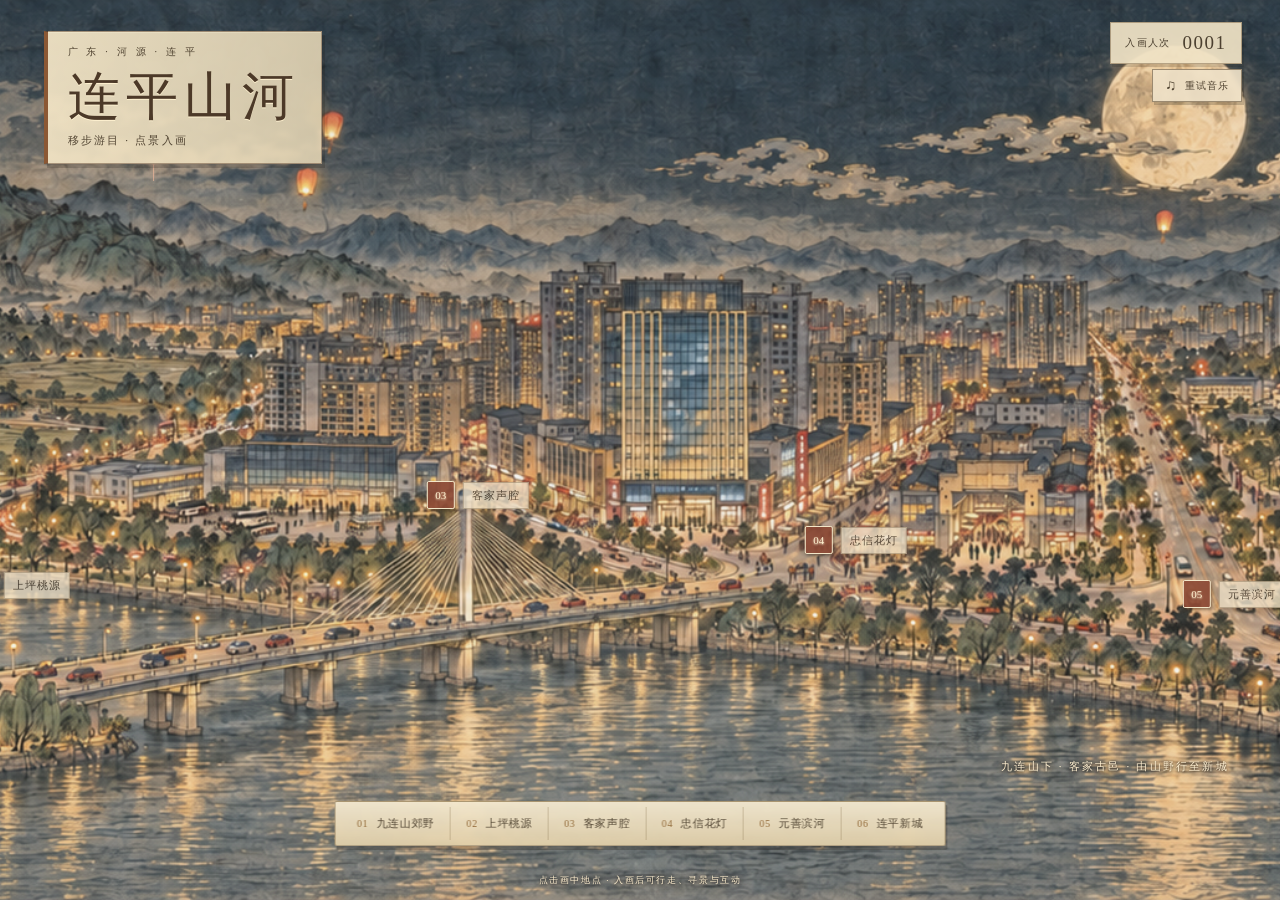
<file: index.html>
<!doctype html>
<html lang="zh-CN">
<head>
  <meta charset="utf-8">
  <meta name="viewport" content="width=device-width, initial-scale=1, viewport-fit=cover">
  <meta name="theme-color" content="#463b2d">
  <title>连平山河 · 移步游目</title>
  <link rel="stylesheet" href="style.css?v=qingming-scroll-20260930b">
  <script src="taoxiaoying.js?v=20260930a" defer></script>
  <script src="app.js?v=qingming-scroll-20260930b" defer></script>
</head>
<body>
<main class="site" id="site">
  <section class="atlas-view active" id="atlasView" aria-label="连平全景长卷">
    <div class="atlas-blur" aria-hidden="true"></div>
    <div class="atlas-stage" id="atlasStage">
      <div class="atlas-picture" id="atlasPicture">
        <img class="atlas-art" id="atlasArt" src="assets/lianping-panorama-qingming-v2.png" alt="连平长卷：九连山、元善滨河城区与连平新城的全景">
        <div class="atlas-mist" aria-hidden="true"></div>
        <div class="atlas-water" aria-hidden="true"></div>
        <div class="atlas-lanterns" aria-hidden="true">
          <i style="--x:14%;--y:12%;--delay:-.6s"></i><i style="--x:18%;--y:9%;--delay:-1.8s"></i>
          <i style="--x:38%;--y:12%;--delay:-2.4s"></i><i style="--x:38%;--y:20%;--delay:-.2s"></i>
          <i style="--x:68%;--y:18%;--delay:-1.2s"></i><i style="--x:90%;--y:15%;--delay:-2.8s"></i>
          <i style="--x:96%;--y:14%;--delay:-.9s"></i>
        </div>
        <nav class="atlas-pins" aria-label="全景中的地点">
          <button class="atlas-pin" data-open="mountain" style="--x:11%;--y:44%"><i>01</i><span>九连山郊野</span></button>
          <button class="atlas-pin" data-open="peach" style="--x:27%;--y:65%"><i>02</i><span>上坪桃源</span></button>
          <button class="atlas-pin" data-open="song" style="--x:44%;--y:55%"><i>03</i><span>客家声腔</span></button>
          <button class="atlas-pin" data-open="lantern" style="--x:58%;--y:60%"><i>04</i><span>忠信花灯</span></button>
          <button class="atlas-pin" data-open="market" style="--x:72%;--y:66%"><i>05</i><span>元善滨河</span></button>
          <button class="atlas-pin" data-open="newtown" style="--x:90%;--y:52%"><i>06</i><span>连平新城</span></button>
        </nav>
      </div>
      <canvas class="atlas-fireworks" id="atlasFireworks" aria-hidden="true"></canvas>
      <header class="atlas-heading">
        <p>广 东 · 河 源 · 连 平</p>
        <h1>连平山河</h1>
        <span>移步游目 · 点景入画</span>
      </header>
      <div class="visit-count"><span>入画人次</span><b id="visitCount">0001</b></div>
      <button class="atlas-music-toggle" id="homeMusicToggle" type="button" aria-label="关闭首页烟花音乐" title="关闭首页烟花音乐" aria-pressed="true"><span class="music-icon" aria-hidden="true">♫</span><span class="music-label">关闭音乐</span></button>
    </div>
    <p class="atlas-note">九连山下 · 客家古邑 · 由山野行至新城</p>
    <nav class="atlas-journey" aria-label="进入连平场景">
      <button data-open="mountain"><small>01</small>九连山郊野</button>
      <button data-open="peach"><small>02</small>上坪桃源</button>
      <button data-open="song"><small>03</small>客家声腔</button>
      <button data-open="lantern"><small>04</small>忠信花灯</button>
      <button data-open="market"><small>05</small>元善滨河</button>
      <button data-open="newtown"><small>06</small>连平新城</button>
    </nav>
    <div class="atlas-footer">点击画中地点 · 入画后可行走、寻景与互动</div>
  </section>

  <section class="scene-view" id="sceneView" aria-label="连平场景" hidden>
    <div class="scene-backdrop" id="sceneBackdrop" aria-hidden="true"></div>
    <div class="scene-viewport" id="sceneViewport" tabindex="0" aria-label="长卷场景，可左右拖动或用方向键游览">
      <div class="scene-world" id="sceneWorld">
        <img class="scene-art" id="sceneArt" alt="" draggable="false">
        <svg class="stream-flows" id="streamFlows" viewBox="0 0 1000 360" preserveAspectRatio="none" aria-hidden="true"></svg>
        <div class="world-points" id="worldPoints"></div>
        <div class="world-lights" id="worldLights" aria-hidden="true"></div>
        <div class="scene-people" id="scenePeople" role="group" aria-label="桃小鹰角色，可点击参与场景互动"></div>
      </div>
      <canvas class="weather-canvas" id="weatherCanvas" aria-hidden="true"></canvas>
      <div class="night-wash" aria-hidden="true"></div>
      <div class="fog-layer" aria-hidden="true"></div>
      <div class="water-shimmer" aria-hidden="true"></div>
    </div>
    <header class="scene-topline">
      <button class="back-atlas" id="backAtlas" type="button" aria-label="返回全景">↶ <span>全景</span></button>
      <button class="scene-music-toggle" id="sceneMusicToggle" type="button" aria-label="关闭场景背景音乐" title="关闭场景背景音乐" aria-pressed="true">♫</button>
      <div class="scene-counter"><span>入画人次</span><b id="sceneVisitCount">0001</b></div>
    </header>
    <div class="scene-title" aria-live="polite">
      <span id="sceneEyebrow">连平 · 九连山</span>
      <h2 id="sceneTitle">九连山郊野</h2>
    </div>
    <button class="story-toggle" id="storyToggle" type="button" aria-expanded="false" aria-controls="sceneStory" title="打开画中记">▤</button>
    <aside class="scene-story" id="sceneStory" hidden>
      <button class="story-close" id="storyClose" type="button" aria-label="关闭画中记">×</button>
      <p class="story-kicker" id="storyKicker"></p>
      <h3 id="storyTitle"></h3>
      <p id="storyCopy"></p>
      <div class="story-extra" id="storyExtra"></div>
      <a id="storySource" href="#" target="_blank" rel="noopener noreferrer" hidden>连平县政府资料 ↗</a>
    </aside>
    <p class="scene-hint" id="sceneHint" role="status" aria-live="polite">点击桃小鹰或画中地点互动 · 拖动画卷游览</p>
    <nav class="scene-stops" id="sceneStops" aria-label="场景中的游览位置"></nav>
    <nav class="scene-controls" aria-label="画卷控制">
      <div class="walk-group">
        <button id="walkLeft" type="button" title="向左行走" aria-label="向左行走">‹</button>
        <button id="autoWalk" type="button" title="自动游览" aria-label="自动游览" aria-pressed="false">▶</button>
        <button id="walkRight" type="button" title="向右行走" aria-label="向右行走">›</button>
      </div>
      <i class="control-divider" aria-hidden="true"></i>
      <div class="scene-actions" id="sceneActions"></div>
      <i class="control-divider" aria-hidden="true"></i>
      <button class="scene-tool" id="nightToggle" type="button" aria-pressed="false" title="切换夜景"><span>☾</span>夜景</button>
      <button class="scene-tool" id="rainToggle" type="button" aria-pressed="false" title="体验时雨"><span>☂</span>时雨</button>
    </nav>
    <nav class="corner-controls" aria-label="视图设置">
      <button id="zoomToggle" type="button" aria-label="放大细节" title="放大细节" aria-pressed="false">⌕</button>
      <button id="soundToggle" type="button" aria-label="开启流水声" title="开启流水声" aria-pressed="false">◖</button>
      <button id="motionToggle" type="button" aria-label="暂停动画" title="暂停动画" aria-pressed="false">Ⅱ</button>
      <button id="fullToggle" type="button" aria-label="全屏" title="全屏">⛶</button>
    </nav>
    <div class="toast" id="toast" role="status" aria-live="polite"></div>
  </section>
  <audio id="backgroundMusic" src="assets/audio/homepage-background.mp3" preload="none" loop aria-label="连平场景背景音乐"></audio>
  <audio id="fireworksMusic" src="assets/audio/homepage-fireworks.mp3" preload="none" loop aria-label="首页烟花音乐"></audio>
</main>
</body>
</html>
</file>
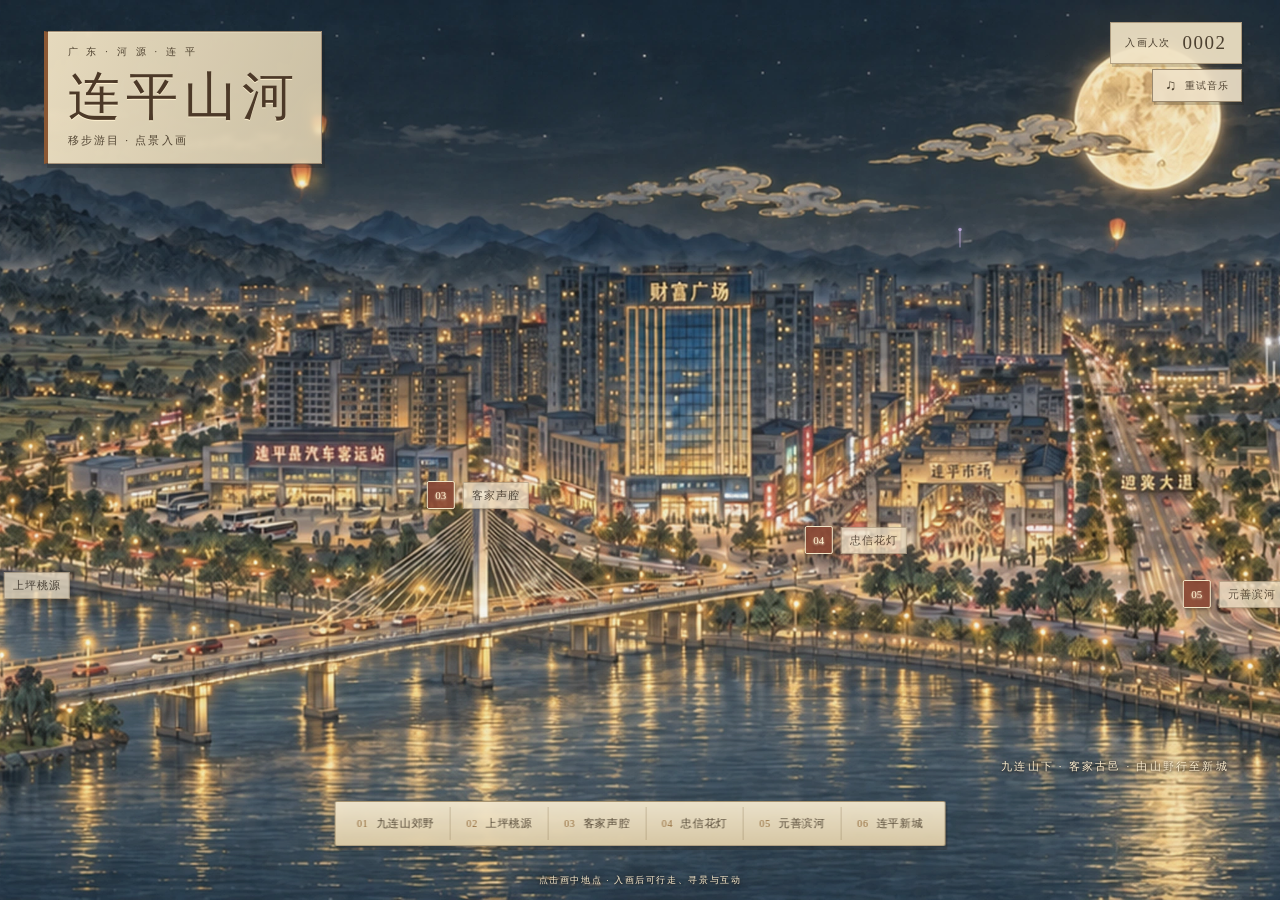
<file: index-next.html>
<!doctype html>
<html lang="zh-CN">
<head>
  <meta charset="utf-8">
  <meta name="viewport" content="width=device-width, initial-scale=1, viewport-fit=cover">
  <meta name="theme-color" content="#151e25">
  <title>连平山河 · 移步游目</title>
  <link rel="stylesheet" href="style.css?v=taoxiaoying-20260930a">
  <script src="taoxiaoying.js?v=20260930a" defer></script>
  <script src="app.js?v=taoxiaoying-20260930c" defer></script>
</head>
<body>
<main class="site" id="site">
  <section class="atlas-view active" id="atlasView" aria-label="连平全景长卷">
    <div class="atlas-blur" aria-hidden="true"></div>
    <div class="atlas-stage" id="atlasStage">
      <div class="atlas-picture" id="atlasPicture">
        <img class="atlas-art" id="atlasArt" src="assets/lianping-panorama-moonlit-uhd.webp" alt="连平长卷：九连山、元善滨河城区与连平新城的全景">
        <div class="atlas-mist" aria-hidden="true"></div>
        <div class="atlas-water" aria-hidden="true"></div>
        <div class="atlas-lanterns" aria-hidden="true">
          <i style="--x:14%;--y:12%;--delay:-.6s"></i><i style="--x:18%;--y:9%;--delay:-1.8s"></i>
          <i style="--x:38%;--y:12%;--delay:-2.4s"></i><i style="--x:38%;--y:20%;--delay:-.2s"></i>
          <i style="--x:68%;--y:18%;--delay:-1.2s"></i><i style="--x:90%;--y:15%;--delay:-2.8s"></i>
          <i style="--x:96%;--y:14%;--delay:-.9s"></i>
        </div>
        <nav class="atlas-pins" aria-label="全景中的地点">
          <button class="atlas-pin" data-open="mountain" style="--x:11%;--y:44%"><i>01</i><span>九连山郊野</span></button>
          <button class="atlas-pin" data-open="peach" style="--x:27%;--y:65%"><i>02</i><span>上坪桃源</span></button>
          <button class="atlas-pin" data-open="song" style="--x:44%;--y:55%"><i>03</i><span>客家声腔</span></button>
          <button class="atlas-pin" data-open="lantern" style="--x:58%;--y:60%"><i>04</i><span>忠信花灯</span></button>
          <button class="atlas-pin" data-open="market" style="--x:72%;--y:66%"><i>05</i><span>元善滨河</span></button>
          <button class="atlas-pin" data-open="newtown" style="--x:90%;--y:52%"><i>06</i><span>连平新城</span></button>
        </nav>
      </div>
      <canvas class="atlas-fireworks" id="atlasFireworks" aria-hidden="true"></canvas>
      <header class="atlas-heading">
        <p>广 东 · 河 源 · 连 平</p>
        <h1>连平山河</h1>
        <span>移步游目 · 点景入画</span>
      </header>
      <div class="visit-count"><span>入画人次</span><b id="visitCount">0001</b></div>
      <button class="atlas-music-toggle" id="homeMusicToggle" type="button" aria-label="关闭首页烟花音乐" title="关闭首页烟花音乐" aria-pressed="true"><span class="music-icon" aria-hidden="true">♫</span><span class="music-label">关闭音乐</span></button>
    </div>
    <p class="atlas-note">九连山下 · 客家古邑 · 由山野行至新城</p>
    <nav class="atlas-journey" aria-label="进入连平场景">
      <button data-open="mountain"><small>01</small>九连山郊野</button>
      <button data-open="peach"><small>02</small>上坪桃源</button>
      <button data-open="song"><small>03</small>客家声腔</button>
      <button data-open="lantern"><small>04</small>忠信花灯</button>
      <button data-open="market"><small>05</small>元善滨河</button>
      <button data-open="newtown"><small>06</small>连平新城</button>
    </nav>
    <div class="atlas-footer">点击画中地点 · 入画后可行走、寻景与互动</div>
  </section>

  <section class="scene-view" id="sceneView" aria-label="连平场景" hidden>
    <div class="scene-backdrop" id="sceneBackdrop" aria-hidden="true"></div>
    <div class="scene-viewport" id="sceneViewport" tabindex="0" aria-label="长卷场景，可左右拖动或用方向键游览">
      <div class="scene-world" id="sceneWorld">
        <img class="scene-art" id="sceneArt" alt="" draggable="false">
        <svg class="stream-flows" id="streamFlows" viewBox="0 0 1000 360" preserveAspectRatio="none" aria-hidden="true"></svg>
        <div class="world-points" id="worldPoints"></div>
        <div class="world-lights" id="worldLights" aria-hidden="true"></div>
        <div class="scene-people" id="scenePeople" role="group" aria-label="桃小鹰角色，可点击参与场景互动"></div>
      </div>
      <canvas class="weather-canvas" id="weatherCanvas" aria-hidden="true"></canvas>
      <div class="night-wash" aria-hidden="true"></div>
      <div class="fog-layer" aria-hidden="true"></div>
      <div class="water-shimmer" aria-hidden="true"></div>
    </div>
    <header class="scene-topline">
      <button class="back-atlas" id="backAtlas" type="button" aria-label="返回全景">↶ <span>全景</span></button>
      <button class="scene-music-toggle" id="sceneMusicToggle" type="button" aria-label="关闭场景背景音乐" title="关闭场景背景音乐" aria-pressed="true">♫</button>
      <div class="scene-counter"><span>入画人次</span><b id="sceneVisitCount">0001</b></div>
    </header>
    <div class="scene-title" aria-live="polite">
      <span id="sceneEyebrow">连平 · 九连山</span>
      <h2 id="sceneTitle">九连山郊野</h2>
    </div>
    <button class="story-toggle" id="storyToggle" type="button" aria-expanded="false" aria-controls="sceneStory" title="打开画中记">▤</button>
    <aside class="scene-story" id="sceneStory" hidden>
      <button class="story-close" id="storyClose" type="button" aria-label="关闭画中记">×</button>
      <p class="story-kicker" id="storyKicker"></p>
      <h3 id="storyTitle"></h3>
      <p id="storyCopy"></p>
      <div class="story-extra" id="storyExtra"></div>
      <a id="storySource" href="#" target="_blank" rel="noopener noreferrer" hidden>连平县政府资料 ↗</a>
    </aside>
    <p class="scene-hint" id="sceneHint" role="status" aria-live="polite">点击桃小鹰或画中地点互动 · 拖动画卷游览</p>
    <nav class="scene-stops" id="sceneStops" aria-label="场景中的游览位置"></nav>
    <nav class="scene-controls" aria-label="画卷控制">
      <div class="walk-group">
        <button id="walkLeft" type="button" title="向左行走" aria-label="向左行走">‹</button>
        <button id="autoWalk" type="button" title="自动游览" aria-label="自动游览" aria-pressed="false">▶</button>
        <button id="walkRight" type="button" title="向右行走" aria-label="向右行走">›</button>
      </div>
      <i class="control-divider" aria-hidden="true"></i>
      <div class="scene-actions" id="sceneActions"></div>
      <i class="control-divider" aria-hidden="true"></i>
      <button class="scene-tool" id="nightToggle" type="button" aria-pressed="false" title="切换夜景"><span>☾</span>夜景</button>
      <button class="scene-tool" id="rainToggle" type="button" aria-pressed="false" title="体验时雨"><span>☂</span>时雨</button>
    </nav>
    <nav class="corner-controls" aria-label="视图设置">
      <button id="zoomToggle" type="button" aria-label="放大细节" title="放大细节" aria-pressed="false">⌕</button>
      <button id="soundToggle" type="button" aria-label="开启流水声" title="开启流水声" aria-pressed="false">◖</button>
      <button id="motionToggle" type="button" aria-label="暂停动画" title="暂停动画" aria-pressed="false">Ⅱ</button>
      <button id="fullToggle" type="button" aria-label="全屏" title="全屏">⛶</button>
    </nav>
    <div class="toast" id="toast" role="status" aria-live="polite"></div>
  </section>
  <audio id="backgroundMusic" src="assets/audio/homepage-background.mp3" preload="none" loop aria-label="连平场景背景音乐"></audio>
  <audio id="fireworksMusic" src="assets/audio/homepage-fireworks.mp3" preload="none" loop aria-label="首页烟花音乐"></audio>
</main>
</body>
</html>
</file>
<file: style.css>
:root{--paper:#eee0bf;--paper2:#dfcba2;--ink:#3e382e;--gold:#e5ca91;--gold-bright:#f5dfab;--panel:rgba(28,34,32,.68);--line:rgba(235,216,174,.58)}
*{box-sizing:border-box}
html,body{width:100%;height:100%;margin:0}
body{overflow:hidden;background:#171d20;color:var(--paper);font-family:"Noto Serif SC","Songti SC",serif}
button{font:inherit;color:inherit}
button:focus-visible,a:focus-visible{outline:2px solid #f5d893;outline-offset:3px}
.site{position:relative;width:100%;height:100%;min-height:520px;overflow:hidden;background:#161e22;isolation:isolate}
.atlas-view,.scene-view{position:absolute;inset:0;overflow:hidden}
.atlas-view[hidden],.scene-view[hidden]{display:none}
.atlas-blur,.scene-backdrop{position:absolute;inset:-4%;z-index:0;background-position:center;background-size:cover;filter:blur(24px) brightness(.52) saturate(.8);transform:scale(1.05)}
.atlas-blur{background-image:url("assets/lianping-panorama-qingming-v2.png")}
.atlas-view:before,.scene-view:before{position:absolute;z-index:1;inset:0;pointer-events:none;content:"";background:linear-gradient(180deg,rgba(9,16,22,.56),transparent 25%,transparent 70%,rgba(11,17,17,.45)),linear-gradient(90deg,rgba(8,15,17,.16),transparent 30%,transparent 75%,rgba(8,15,17,.14))}
.atlas-stage{position:absolute;z-index:2;inset:0;overflow:hidden}
.atlas-picture{position:absolute;display:block;z-index:2;overflow:visible}
.atlas-art{position:absolute;left:0;top:0;display:block;max-width:none;user-select:none;pointer-events:none;object-fit:fill;filter:saturate(.91) brightness(.92)}
.atlas-fireworks{position:absolute;z-index:3;inset:0;width:100%;height:100%;pointer-events:none;clip-path:inset(0 0 53% 0)}
.atlas-heading{position:absolute;z-index:5;left:clamp(20px,3.4vw,64px);top:clamp(18px,3.4vh,40px);text-shadow:0 2px 18px #070d11cc}
.atlas-heading p{margin:0 0 10px;font-size:10px;letter-spacing:.32em;color:#eddaa9}
.atlas-heading h1{margin:0;font-family:"Ma Shan Zheng","STKaiti","KaiTi",serif;font-size:clamp(30px,4.1vw,62px);font-weight:400;line-height:1.04;letter-spacing:.12em;color:#f2d49a;text-shadow:0 2px 1px #402b1e,0 0 22px #d9994b75}
.atlas-heading span{display:block;margin-top:10px;font-size:11px;letter-spacing:.2em;color:#f1dfbf}
.visit-count,.scene-counter{position:absolute;z-index:6;top:22px;right:clamp(18px,3vw,56px);display:flex;align-items:center;gap:12px;padding:9px 14px;background:rgba(233,218,187,.82);border:1px solid #c9b99088;color:#65583e;font-size:10px;letter-spacing:.13em;box-shadow:0 3px 15px #080d1040}
.visit-count b,.scene-counter b{font:19px Georgia,serif;letter-spacing:.08em}
.atlas-music-toggle{position:absolute;z-index:7;top:69px;right:clamp(18px,3vw,56px);display:flex;align-items:center;gap:8px;padding:8px 12px;border:1px solid #eddbb377;border-radius:22px;background:#172127b8;color:#f3e2bf;font-size:10px;letter-spacing:.08em;text-shadow:0 1px 6px #0c1114;box-shadow:0 4px 16px #080d1040;backdrop-filter:blur(8px);cursor:pointer;transition:background .2s,color .2s}
.atlas-music-toggle:hover,.atlas-music-toggle[aria-pressed="true"]{background:#e8d8b8e8;color:#574832;text-shadow:none}
.music-icon{font-size:15px;line-height:1}
.atlas-pins{position:absolute;inset:0;pointer-events:none}
.atlas-pin{position:absolute;left:var(--x);top:var(--y);display:flex;align-items:center;gap:8px;transform:translate(-50%,-50%);padding:0;border:0;background:none;pointer-events:auto;cursor:pointer;text-shadow:0 2px 10px #101719}
.atlas-pin i{position:relative;display:grid;place-items:center;width:30px;height:30px;border:1px solid #f1d6a5;border-radius:50%;background:#242b29a6;color:#f8e2b5;font:11px Georgia,serif;box-shadow:0 0 0 4px #d5b77d22;transition:transform .24s,background .24s}
.atlas-pin i:after{position:absolute;inset:-5px;border:1px solid #f6e3b055;border-radius:50%;content:"";animation:pinPulse 2.7s ease-out infinite}
.atlas-pin span{padding:5px 8px;border-bottom:1px solid #f4ddb17a;background:linear-gradient(90deg,#1b2726a8,transparent);color:#fff1d2;font-size:11px;letter-spacing:.1em;white-space:nowrap;opacity:.84;transition:opacity .2s,transform .2s}
.atlas-pin:hover i,.atlas-pin:focus-visible i{transform:scale(1.13);background:#905530e8}
.atlas-pin:hover span,.atlas-pin:focus-visible span{opacity:1;transform:translateY(-2px)}
@keyframes pinPulse{0%{transform:scale(.75);opacity:.65}85%,100%{transform:scale(1.5);opacity:0}}
.atlas-note{position:absolute;z-index:5;right:clamp(18px,4vw,72px);bottom:clamp(92px,14vh,148px);margin:0;color:#f1dfbd;font-size:11px;letter-spacing:.2em;text-shadow:0 2px 12px #070b0d}
.atlas-journey{position:absolute;z-index:6;left:50%;bottom:clamp(38px,6vh,64px);display:flex;justify-content:flex-start;gap:5px;max-width:calc(100vw - 28px);overflow-x:auto;scrollbar-width:none;overscroll-behavior-inline:contain;padding:5px 6px;transform:translateX(-50%);border:1px solid #f1d9a566;border-radius:2px;background:linear-gradient(180deg,#f2e5c3dd,#d8c49be6);box-shadow:0 8px 28px #090f1255}
.atlas-journey::-webkit-scrollbar{display:none}
.atlas-journey button{display:flex;flex:0 0 auto;align-items:center;gap:8px;padding:9px clamp(8px,1.2vw,18px);border:0;border-right:1px solid #9e896355;background:transparent;color:#574732;font-size:11px;letter-spacing:.06em;white-space:nowrap;cursor:pointer;transition:background .2s,color .2s}
.atlas-journey button:last-child{border-right:0}
.atlas-journey button:hover,.atlas-journey button:focus-visible{background:#6f5035;color:#fff1d4}
.atlas-journey small{font:10px Georgia,serif;color:#a48b61}
.atlas-footer{position:absolute;z-index:5;bottom:13px;left:50%;transform:translateX(-50%);font-size:9px;letter-spacing:.18em;color:#f4e2be;text-shadow:0 2px 12px #080d10}

/* The opened location is its own full-screen scroll scene, not a modal card. */
.scene-view{background:#d2c19e}
.scene-viewport{position:absolute;z-index:2;inset:0;overflow:hidden;touch-action:pan-y;cursor:grab;outline:none}
.scene-viewport.dragging{cursor:grabbing}
.scene-world{position:absolute;left:0;top:0;height:100%;will-change:transform;transition:transform .8s cubic-bezier(.2,.68,.22,1)}
.scene-world.moving{transition:none}
.scene-art{position:absolute;left:0;top:0;display:block;max-width:none;user-select:none;pointer-events:none;filter:saturate(.91) sepia(.04)}
.world-points{position:absolute;z-index:4;inset:0;pointer-events:none}
.scene-hotspot{position:absolute;left:var(--x);top:var(--y);display:grid;place-items:center;width:42px;height:42px;padding:0;transform:translate(-50%,-50%);border:1px solid #f2dfb58a;border-radius:50%;background:rgba(31,37,34,.25);color:#fff1ce;box-shadow:0 0 0 5px #dfc79424;cursor:pointer;pointer-events:auto;transition:transform .2s,background .2s,box-shadow .2s}
.scene-hotspot:before{content:"";width:8px;height:8px;border-radius:50%;background:#f8d891;box-shadow:0 0 13px 4px #ffd889aa}
.scene-hotspot:after{position:absolute;left:50%;top:calc(100% + 5px);transform:translateX(-50%);padding:5px 9px;border:1px solid #e7d4ad88;background:#28302dc4;color:#fff0cf;content:attr(aria-label);font-size:10px;letter-spacing:.08em;white-space:nowrap;opacity:.87;transition:opacity .2s}
.scene-hotspot:hover,.scene-hotspot:focus-visible{transform:translate(-50%,-50%) scale(1.1);background:#835537b8;box-shadow:0 0 0 7px #f4d28b36;outline:none}
.scene-hotspot:hover:after,.scene-hotspot:focus-visible:after{opacity:1}
.scene-topline{position:absolute;z-index:8;inset:0 0 auto;height:75px;pointer-events:none}
.back-atlas{position:absolute;left:24px;top:22px;display:flex;align-items:center;gap:7px;padding:8px 14px;border:1px solid #aa987488;border-radius:20px;background:#eee2c899;color:#65593f;font-size:11px;letter-spacing:.06em;cursor:pointer;pointer-events:auto;backdrop-filter:blur(8px)}
.back-atlas:hover{background:#f5e8ca}
.scene-music-toggle{position:absolute;left:112px;top:22px;display:grid;place-items:center;width:36px;height:36px;border:1px solid #d9c69a88;border-radius:50%;background:#eee2c899;color:#65593f;font-size:17px;cursor:pointer;pointer-events:auto;backdrop-filter:blur(8px);transition:background .2s,color .2s}
.scene-music-toggle:hover,.scene-music-toggle[aria-pressed="true"]{background:#f4e7c8;color:#805b31}
.scene-title{position:absolute;z-index:6;right:clamp(24px,5vw,88px);top:clamp(84px,13vh,140px);max-width:min(390px,38vw);text-align:right;text-shadow:0 2px 17px #101315a6;pointer-events:none}
.scene-title span{font-size:10px;letter-spacing:.25em;color:#f1d8a5}
.scene-title h2{margin:9px 0 0;font-family:"Ma Shan Zheng","STKaiti","KaiTi",serif;font-size:clamp(27px,3.5vw,51px);font-weight:400;letter-spacing:.1em;color:#fff0cb}
.scene-counter{pointer-events:none}
.night-wash{position:absolute;z-index:3;inset:0;background:linear-gradient(180deg,#101c43aa,#1d2b3f66 52%,#0e233c88);opacity:0;pointer-events:none;transition:opacity 1.4s;mix-blend-mode:multiply}
.scene-view.night .night-wash{opacity:.52}
.scene-view.night .scene-art{filter:saturate(.76) brightness(.7) sepia(.12)}
.fog-layer{position:absolute;z-index:4;inset:-8%;opacity:0;pointer-events:none;background:radial-gradient(ellipse at 15% 61%,#e0e5d593,transparent 23%),radial-gradient(ellipse at 69% 72%,#dbe1d188,transparent 26%);filter:blur(28px);transition:opacity 1.2s;animation:fogMove 30s ease-in-out infinite alternate}
.scene-view.mist-on .fog-layer{opacity:.56}
@keyframes fogMove{to{transform:translate3d(6%,-2%,0) scale(1.06)}}
.water-shimmer{position:absolute;z-index:4;left:0;right:0;bottom:0;height:25%;pointer-events:none;opacity:0;background:repeating-linear-gradient(178deg,transparent 0 13px,#fff1d21a 14px,#4d584f19 17px,transparent 19px 28px);background-size:100% 86px;animation:waterDrift 9s linear infinite}
.scene-view.water-live .water-shimmer{opacity:.63}
@keyframes waterDrift{to{background-position:110px 86px}}
.weather-canvas{position:absolute;z-index:5;inset:0;width:100%;height:100%;pointer-events:none;opacity:0;transition:opacity .5s}
.scene-view.raining .weather-canvas{opacity:.8}
.scene-view.paused *{animation-play-state:paused!important}
.scene-kiosk{position:absolute;z-index:6;pointer-events:none}
.story-toggle{position:absolute;z-index:9;left:24px;bottom:28px;width:42px;height:42px;border:1px solid #f2dfb58c;background:#e8d9bba8;color:#564c39;font-size:18px;cursor:pointer;backdrop-filter:blur(6px)}
.story-toggle:hover,.story-toggle[aria-expanded="true"]{background:#fbefcf}
.scene-story{position:absolute;z-index:10;left:24px;bottom:82px;width:min(350px,calc(100vw - 48px));max-height:min(78vh,600px);overflow-y:auto;padding:20px 24px;background:linear-gradient(145deg,#f1e5cbeF,#dac8a7ee);border:1px solid #98825c;box-shadow:0 14px 50px #10151855;color:#504536;animation:reveal .22s ease-out}
.scene-story[hidden]{display:none}
.scene-story:before{position:absolute;inset:6px;border:1px solid #99845b55;content:"";pointer-events:none}
.scene-story .story-close{position:absolute;right:12px;top:7px;border:0;background:none;color:#63533b;font-size:22px;cursor:pointer}
.story-kicker{margin:0;font-size:9px;letter-spacing:.22em;color:#94774b}
.scene-story h3{margin:8px 28px 8px 0;font-size:20px;font-weight:500;letter-spacing:.1em;color:#693f27}
.scene-story p:not(.story-kicker){margin:0;font-size:12px;line-height:1.8}
.scene-story a{display:inline-block;margin-top:11px;color:#7c4d29;font-size:10px;text-decoration:none;border-bottom:1px solid #7c4d29}
.story-extra{display:flex;align-items:center;gap:12px;margin-top:10px}
.recording-card{width:100%;min-width:0;padding:10px;border:1px solid #9d815244;background:#f5ead2a6;box-sizing:border-box}
.recording-card strong{display:block;color:#68492d;font-size:11px;line-height:1.6}
.recording-card p{margin:5px 0 8px!important;color:#74634a;font-size:10px!important;line-height:1.6!important}
.recording-card audio{display:block;width:100%;height:40px;margin-top:8px}
.culture-source-links{display:grid;gap:4px;margin-top:6px}
.culture-source-links a{margin-top:4px!important;font-size:9px!important}
.mini-board{display:grid;grid-template-columns:repeat(5,27px);grid-template-rows:repeat(5,27px);padding:5px;border:1px solid #8a7148;background-color:#d7bd83;background-image:linear-gradient(#8b754f8a 1px,transparent 1px),linear-gradient(90deg,#8b754f8a 1px,transparent 1px);background-size:27px 27px;background-position:18px 18px;box-shadow:inset 0 0 12px #8c693b44}
.mini-board button{position:relative;border:0;background:none;cursor:pointer}
.mini-board button:after{position:absolute;left:50%;top:50%;width:16px;height:16px;transform:translate(-50%,-50%);border-radius:50%;content:""}
.mini-board button[data-stone="black"]:after{background:#25241f;box-shadow:0 1px 2px #1118}
.mini-board button[data-stone="white"]:after{background:#f5edda;border:1px solid #78715e;box-shadow:0 1px 2px #1115}
.board-status{font-size:10px;line-height:1.7;color:#765c3a}
@keyframes reveal{from{opacity:0;transform:translateY(8px)}to{opacity:1;transform:none}}
.scene-hint{position:absolute;z-index:8;top:clamp(82px,14vh,140px);left:50%;max-width:78vw;margin:0;padding:8px 13px;transform:translateX(-50%);border:1px solid #e4d0a082;background:#20282591;color:#faebcb;font-size:11px;letter-spacing:.08em;text-align:center;text-shadow:0 1px 4px #25251d;backdrop-filter:blur(5px);opacity:0;pointer-events:none;transition:opacity .3s}
.scene-hint.show{opacity:1}
.scene-stops{position:absolute;z-index:8;left:50%;bottom:94px;display:flex;gap:0;max-width:calc(100vw - 32px);padding:5px 10px;transform:translateX(-50%);border:1px solid #d9c8a070;border-radius:22px;background:#eee0c2a3;box-shadow:0 4px 16px #17181525;backdrop-filter:blur(8px)}
.scene-stops button{position:relative;min-width:76px;padding:7px 13px;border:0;border-right:1px solid #89795947;background:none;color:#655b47;font-size:10px;letter-spacing:.05em;white-space:nowrap;cursor:pointer}
.scene-stops button:last-child{border:0}
.scene-stops button:before{content:"";position:absolute;left:50%;top:-4px;width:4px;height:4px;border-radius:50%;background:#9c8356;transform:translateX(-50%)}
.scene-stops button[aria-current="true"]{color:#884d2e;font-weight:600}
.scene-controls{position:absolute;z-index:9;left:50%;bottom:24px;display:flex;align-items:center;gap:3px;max-width:calc(100vw - 360px);min-height:49px;padding:5px 10px;transform:translateX(-50%);border:1px solid #cfbc9885;border-radius:28px;background:linear-gradient(180deg,#f3e7c7dd,#dfceaaec);color:#554c3b;box-shadow:0 8px 28px #161a1952;backdrop-filter:blur(10px);overflow-x:auto;scrollbar-width:none}
.scene-controls::-webkit-scrollbar{display:none}.scene-controls>*{flex-shrink:0}
.walk-group,.scene-actions{display:flex;align-items:center;gap:2px}
.scene-actions{order:-2;min-width:max-content}.scene-actions .action-control:first-child,.scene-actions .primary-action{min-width:80px;border:1px solid #aa8c5f99;border-radius:18px;background:#f2dfb7a8;color:#654728;font-weight:600}
.walk-group button,.scene-tool,.action-control{display:flex;align-items:center;justify-content:center;gap:6px;min-width:39px;height:36px;padding:0 10px;border:0;border-right:1px solid #99866636;background:transparent;color:#625945;font-size:11px;cursor:pointer;white-space:nowrap;transition:background .2s,color .2s}
.walk-group button{font-size:23px;line-height:1}
.walk-group button:hover,.walk-group button[aria-pressed="true"],.scene-tool:hover,.scene-tool[aria-pressed="true"],.action-control:hover{background:#97744a;color:#fff0d1;border-radius:19px}
.scene-tool span{font-size:15px}
.action-control{border-radius:19px;color:#824e2c}
.control-divider{height:28px;margin:0 4px;border-left:1px solid #8f7b5b66}
.corner-controls{position:absolute;z-index:9;right:24px;bottom:28px;display:flex;gap:5px}
.corner-controls button{display:grid;place-items:center;width:38px;height:38px;border:1px solid #e5d3ad7d;background:#e8d9b99c;color:#5f553f;font-family:Arial,sans-serif;font-size:18px;cursor:pointer;backdrop-filter:blur(6px)}
.corner-controls button:hover,.corner-controls button[aria-pressed="true"]{background:#f4e7c8}
.toast{position:absolute;z-index:12;left:50%;top:21%;max-width:min(480px,84vw);padding:10px 16px;transform:translate(-50%,-7px);border:1px solid #e7d2a5;background:#f1e4c9ed;color:#564632;font-size:12px;letter-spacing:.06em;text-align:center;box-shadow:0 7px 22px #0d131340;opacity:0;pointer-events:none;transition:opacity .2s,transform .2s}
.toast.show{opacity:1;transform:translate(-50%,0)}
.scene-view.basketball .ball-flight{position:absolute;z-index:7;left:74%;top:68%;width:22px;height:22px;border:2px solid #8d4b27;border-radius:50%;background:radial-gradient(circle at 35% 30%,#f1bd70,#b8582b);animation:shotArc 1.1s cubic-bezier(.25,.65,.3,1) forwards}
@keyframes shotArc{0%{transform:translate(0,0) scale(1)}70%{transform:translate(50px,-170px) scale(.72)}100%{transform:translate(70px,-140px) scale(.68);opacity:.15}}
.scene-view.song-answer .world-points:after{position:absolute;left:49%;top:35%;padding:8px 13px;border:1px solid #f5e3b955;border-radius:18px;background:#493d2cb8;color:#fff3d7;content:"山这边起歌 · 茶亭那边应和";font:11px/1.5 "Songti SC",serif;letter-spacing:.08em;text-shadow:0 0 9px #fff1bb;animation:songWave 2.4s ease-in-out infinite alternate}
@keyframes songWave{to{transform:translateX(24px);opacity:.55}}
.harvest-basket{position:absolute;z-index:6;display:grid;grid-template-columns:auto 1fr;align-items:center;gap:3px 8px;min-width:112px;padding:7px 10px;border:1px solid #efdcba99;border-radius:3px;background:#55402edb;color:#fff0ce;font-size:10px;letter-spacing:.08em;box-shadow:0 5px 14px #18130b66;animation:basketAppear .35s ease-out both;pointer-events:none}
.basket-title{font-size:10px}.basket-fruits{display:flex;align-items:center;gap:3px;min-height:24px}.basket-fruit{display:grid;place-items:center;width:21px;height:21px;border:1px dashed #e8cc9b88;border-radius:50%;color:#e8cc9b;font-size:15px}.basket-fruit.filled{border:0}.basket-fruit svg{display:block;width:20px;height:20px}.harvest-basket small{grid-column:1/-1;color:#edd5ae;font-size:9px}.peach-flight{position:absolute;z-index:7;width:32px;height:34px;transform-origin:center;filter:drop-shadow(0 2px 2px #24150d80);animation:peachToBasket 1.15s cubic-bezier(.2,.7,.3,1) forwards;pointer-events:none}.peach-flight svg{width:100%;height:100%;overflow:visible}.peach-flight:after{content:"";position:absolute;inset:0;background:#fff1b8;opacity:0;animation:peachSpark .34s ease-out .76s both}@keyframes peachToBasket{0%{transform:translate(0,0) scale(.72) rotate(-12deg);opacity:0}18%{opacity:1;transform:translate(0,-8px) scale(1.05) rotate(5deg)}72%{opacity:1}100%{left:24%;top:60%;transform:translate(0,0) scale(.68) rotate(18deg);opacity:.75}}@keyframes peachSpark{to{opacity:.38;transform:scale(1.2)}}@keyframes basketAppear{from{opacity:0;transform:translateY(7px)}to{opacity:1;transform:translateY(0)}}
.lantern-workflow{position:absolute;z-index:6;left:26%;top:61%;width:60px;height:86px;transform:translate(-50%,-100%);filter:drop-shadow(0 5px 4px #1b100a99);transform-origin:center bottom}.lantern-workflow:before{position:absolute;inset:5px 6px 18px;border:3px solid #d4a354;border-radius:48% 48% 42% 42%;content:"";opacity:0;transform:scale(.5)}.lantern-workflow .lantern-top{position:absolute;left:50%;top:0;height:8px;border-left:2px solid #e1b25d;transform:translateX(-50%)}.lantern-rib{position:absolute;left:50%;top:9px;width:2px;height:55px;background:#d9a75a;transform-origin:50% 0}.lantern-rib.r1{transform:rotate(-32deg)}.lantern-rib.r2{transform:rotate(-12deg)}.lantern-rib.r3{transform:rotate(12deg)}.lantern-rib.r4{transform:rotate(32deg)}.lantern-tassel{position:absolute;left:50%;bottom:8px;width:2px;height:17px;background:#c6472f;transform:translateX(-50%)}.lantern-tassel:after{position:absolute;left:50%;bottom:-6px;width:11px;height:8px;border-radius:0 0 50% 50%;background:#d85538;transform:translateX(-50%);content:""}.lantern-step{position:absolute;left:50%;top:calc(100% + 5px);width:138px;transform:translateX(-50%);color:#fff0ca;font-size:10px;letter-spacing:.09em;text-align:center;white-space:nowrap;text-shadow:0 2px 4px #140e09}.stage-1 .lantern-rib{animation:ribOpen .9s cubic-bezier(.2,.7,.3,1) both}.stage-1 .r2{animation-delay:.08s}.stage-1 .r3{animation-delay:.16s}.stage-1 .r4{animation-delay:.24s}.stage-1 .lantern-step:after{content:"① 竹骨成形"}.stage-2:before{opacity:1;animation:paperWrap 1.35s ease-out both;background:linear-gradient(135deg,#fff0c9d9,#d86a47cc 63%,#873e2b)}.stage-2 .lantern-rib{opacity:.58}.stage-2 .lantern-step:after{content:"② 灯面铺开"}.stage-3:before{opacity:1;background:radial-gradient(ellipse at 50% 38%,#fff7c9,#ffbd50 42%,#d65a38 73%,#792b29);box-shadow:0 0 28px 9px #ffbd5966;animation:lanternGlow 1.6s ease-in-out infinite alternate}.stage-3 .lantern-step:after{content:"③ 点亮升空"}.lantern-takeoff{left:26%;top:61%;animation:lanternTakeoff 5.8s cubic-bezier(.25,.65,.2,1) forwards;pointer-events:none}.lantern-takeoff .lantern-step{display:none}.lantern-takeoff:before{opacity:1;background:radial-gradient(ellipse at 50% 38%,#fff7c9,#ffbd50 42%,#d65a38 73%,#792b29);box-shadow:0 0 28px 9px #ffbd5966}.lantern-takeoff .lantern-rib{opacity:.55}@keyframes ribOpen{from{transform:rotate(0) scaleY(.25);opacity:0}to{opacity:1}}@keyframes paperWrap{from{clip-path:inset(0 50% 0 50%);transform:scaleX(.25)}to{clip-path:inset(0);transform:scaleX(1)}}@keyframes lanternGlow{to{filter:brightness(1.32);box-shadow:0 0 40px 15px #ffcf6f9a}}@keyframes lanternTakeoff{0%{transform:translate(-50%,-100%) scale(1);opacity:1}18%{transform:translate(-43%,-160%) scale(.95)}100%{transform:translate(35%,-670%) scale(.24);opacity:0}}
.scene-view.market-walk .water-shimmer{opacity:.58}
.scene-view.market-walk .world-points:after,.scene-view.market-market .world-points:after{position:absolute;padding:7px 12px;border:1px solid #f1dca277;border-radius:16px;background:#403a2cc2;color:#fff0cf;font-size:10px;letter-spacing:.08em;box-shadow:0 0 18px #ffe0a533;animation:songWave 3.6s ease-in-out infinite alternate}
.scene-view.market-walk .world-points:after{left:33%;top:54%;content:"滨河亲水步道 · 慢行中"}
.scene-view.market-market .world-points:after{left:71%;top:52%;content:"步行街 · 中心市场"}
.scene-view.performing .world-lights:before{content:"连平采茶戏 · 一唱众和";position:absolute;left:47%;top:37%;padding:8px 13px;border:1px solid #e8d3a977;background:#493b2bc2;color:#ffedc9;font-size:11px;letter-spacing:.1em;animation:songWave 2.4s ease-in-out infinite alternate}
.scene-view.performing .world-lights:after{content:"啊嗬   ·   咿哟";position:absolute;left:48%;top:47%;color:#efbd7d;font:20px/1 KaiTi,serif;letter-spacing:.18em;text-shadow:0 0 12px #efb568;animation:operaSleeves 2s ease-in-out infinite alternate}@keyframes operaSleeves{to{transform:translateX(18px);opacity:.55}}
.court-score{position:absolute;z-index:5;right:12%;top:44%;padding:7px 10px;border:1px solid #f2dab377;background:#25302bd6;color:#fff0d0;font-size:10px;letter-spacing:.08em;box-shadow:0 4px 13px #15201b88}
@media(max-width:900px){
 .atlas-pins{display:none}.atlas-journey{bottom:45px;max-width:calc(100vw - 20px);overflow-x:auto;justify-content:flex-start}.atlas-journey button{padding:8px 10px;font-size:10px}.atlas-note{bottom:105px;left:50%;right:auto;transform:translateX(-50%);white-space:nowrap;font-size:9px}.atlas-footer{display:none}
 .scene-title{right:22px;top:88px;max-width:50vw}.scene-title h2{font-size:30px}.scene-title span{font-size:9px}.scene-hint{top:auto;bottom:180px}.scene-stops{bottom:91px}.scene-controls{left:50%;right:auto;bottom:22px;max-width:calc(100vw - 20px);gap:0;padding:4px 5px}.walk-group button,.scene-tool,.action-control{min-width:32px;height:34px;padding:0 7px;font-size:10px}.scene-tool span{font-size:13px}.control-divider{margin:0 2px}.corner-controls{right:12px;top:18px;bottom:auto}.corner-controls button{width:32px;height:32px}.story-toggle{left:13px;bottom:25px;width:36px;height:36px}.scene-story{left:12px;bottom:72px;width:min(330px,calc(100vw - 24px))}
}
@media(max-width:560px){
 .atlas-heading{top:18px;left:16px}.atlas-heading p{font-size:8px;margin-bottom:7px}.atlas-heading h1{font-size:31px}.atlas-heading span{font-size:9px;margin-top:6px}.visit-count{top:16px;right:12px;padding:7px 9px;gap:7px;font-size:8px}.visit-count b{font-size:15px}
 .atlas-journey{bottom:34px}.atlas-journey button{display:grid;justify-items:center;gap:2px;padding:6px 8px;font-size:9px}.atlas-journey small{font-size:8px}.atlas-note{bottom:90px}.scene-counter{top:17px;right:12px;padding:7px 9px;font-size:8px;gap:7px}.scene-counter b{font-size:15px}.back-atlas{top:17px;left:12px;padding:7px 11px}.scene-title{top:75px;right:14px}.scene-title h2{font-size:25px}.scene-hint{bottom:172px;font-size:10px}
 .scene-stops{left:50%;bottom:90px;gap:0;max-width:calc(100vw - 18px);overflow-x:auto}.scene-stops button{min-width:68px;padding:7px 9px;font-size:9px}.scene-controls{bottom:18px}.walk-group button,.scene-tool,.action-control{min-width:27px;padding:0 5px;font-size:9px}.walk-group button{font-size:20px}.scene-tool span{display:none}.scene-actions:empty{display:none}.control-divider{height:22px}.corner-controls{right:10px;top:64px;gap:3px}.corner-controls button{width:28px;height:28px;font-size:15px}.story-toggle{bottom:18px}
}
@media(prefers-reduced-motion:reduce){*,*:before,*:after{animation-duration:.01ms!important;animation-iteration-count:1!important;scroll-behavior:auto!important;transition-duration:.01ms!important}}

/* Living details: the painting stays still while atmosphere and people move on separate layers. */
.atlas-mist,.atlas-water,.atlas-lanterns{position:absolute;inset:0;pointer-events:none}
.atlas-mist{z-index:1;opacity:.22;filter:blur(30px);mix-blend-mode:screen;background:radial-gradient(ellipse at 0% 68%,#c9d7d277,transparent 25%),radial-gradient(ellipse at 100% 67%,#d5d9c977,transparent 23%),radial-gradient(ellipse at 48% 88%,#d8d9c966,transparent 39%);animation:atlasMist 24s ease-in-out infinite alternate}
.atlas-water{z-index:1;top:69%;height:31%;background:repeating-linear-gradient(174deg,transparent 0 15px,#fff2cf19 16px,#d5dfd51d 18px,transparent 20px 34px);background-size:100% 90px;opacity:.19;mix-blend-mode:screen;mask-image:linear-gradient(180deg,transparent,#fff 18%,#fff 82%,transparent);animation:waterDrift 8s linear infinite}
.atlas-lanterns{z-index:2;overflow:hidden}
.atlas-lanterns i{position:absolute;left:var(--x);top:var(--y);width:34px;height:48px;transform:translate(-50%,-50%);border-radius:50%;background:radial-gradient(ellipse,#ffc35c91 0%,#ffb34036 32%,transparent 73%);filter:blur(1px);opacity:.4;animation:homeLanternGlow 3.2s ease-in-out var(--delay) infinite alternate}
@keyframes atlasMist{to{transform:translate3d(1.2%,-1%,0) scale(1.035);opacity:.31}}
@keyframes homeLanternGlow{to{opacity:.72;filter:blur(2px);transform:translate(-50%,-53%) scale(1.12)}}
.atlas-pins{z-index:4}
.atlas-heading{padding:13px 20px 15px;border:1px solid #f1d7a34d;border-left:3px solid #eac078;border-radius:2px 15px 15px 2px;background:linear-gradient(105deg,rgba(12,22,28,.88),rgba(18,27,31,.66) 72%,rgba(18,27,31,.2));box-shadow:0 9px 32px #050a0d60,inset 0 1px #fff1d013;backdrop-filter:blur(8px);text-shadow:0 2px 12px #05090b}
.atlas-heading p{color:#fff0d0}
.atlas-heading h1{color:#fff0c9;text-shadow:0 2px 2px #17120d,0 0 18px #e0a95199}
.atlas-heading span{color:#fff4dd}

.world-lights{position:absolute;z-index:1;inset:0;pointer-events:none}
.scene-people{position:absolute;z-index:3;inset:0;pointer-events:none}
.ambient-lantern{position:absolute;width:13px;height:24px;transform-origin:50% -8px;border:1px solid #9e5533;border-radius:48% 48% 43% 43%;background:radial-gradient(ellipse at 50% 44%,#fff3b9 0 12%,#ffb64e 35%,#ba4d2a 100%);box-shadow:0 0 13px 4px #ffb95865;opacity:.82;animation:lanternSway 4.2s ease-in-out var(--delay) infinite alternate}
.ambient-lantern:before{position:absolute;left:50%;top:-9px;height:9px;border-left:1px solid #c69b61;content:""}
.ambient-lantern:after{position:absolute;left:50%;bottom:-6px;height:7px;border-left:1px solid #e7a24f;content:""}
@keyframes lanternSway{to{transform:rotate(4deg) translateY(2px);filter:brightness(1.16);box-shadow:0 0 17px 6px #ffb95878}}
.fog-layer{opacity:.13}
.scene-view.scene-mountain .fog-layer{opacity:.24}
.scene-view.mist-on .fog-layer{opacity:.54}
.scene-view.water-live .water-shimmer{opacity:.27}
.scene-view.market-walk .water-shimmer{opacity:.58}
.stream-flows{position:absolute;z-index:2;inset:0;width:100%;height:100%;overflow:visible;pointer-events:none;mix-blend-mode:screen}
.stream-current{fill:none;stroke-linecap:round;stroke-linejoin:round}
.stream-current .flow-line{stroke:#fff0c7;opacity:.27;stroke-dasharray:2 23;animation:streamTravel 4.8s linear var(--flow-delay,0s) infinite}
.stream-current .flow-glint{stroke:#fff9e6;opacity:.3;stroke-dasharray:1 34;animation:streamTravel 7s linear calc(var(--flow-delay,0s) - 1s) infinite}
.scene-view .water-shimmer{display:none}
@keyframes streamTravel{to{stroke-dashoffset:-120}}
@media(max-width:560px){.atlas-heading{padding:9px 12px 10px;border-left-width:2px}.atlas-heading h1{font-size:31px}.atlas-heading p{font-size:8px}.atlas-heading span{font-size:9px}.ambient-lantern{width:10px;height:19px}}
@media(prefers-reduced-motion:reduce){.atlas-mist,.atlas-water,.atlas-lanterns i,.ambient-lantern,.stream-current .flow-line,.stream-current .flow-glint{animation:none!important}}
.tao-guide{position:absolute;z-index:900;display:block;aspect-ratio:.82;border:0;padding:0;background:none;transform:translate(-50%,-100%);transform-origin:50% 100%;pointer-events:auto;cursor:pointer;filter:drop-shadow(0 2px 2px #25231755)}
.tao-guide:before{content:"";position:absolute;left:25%;bottom:-1%;width:50%;height:4%;border-radius:50%;background:#2d321c40;filter:blur(2px)}
.tao-body{position:relative;display:block;width:100%;height:100%;object-fit:contain;object-position:center bottom;pointer-events:none;user-select:none;transform:scaleX(var(--tao-facing,1))}
.tao-guide[data-facing="left"] .tao-body{--tao-facing:-1}

/* The lantern that leaves the workshop is a complete paper object, not a glow. */
.lantern-workflow.stage-3{width:74px;height:108px;filter:none}
.lantern-workflow.stage-3:before{display:none}
.lantern-workflow.stage-3 .lantern-complete{position:absolute;left:50%;bottom:0;width:70px;height:105px;transform:translateX(-50%);transform-origin:50% 92%;filter:drop-shadow(0 0 10px #ffc9689e) drop-shadow(0 3px 3px #21140977)}
.lantern-workflow.stage-3 .lantern-complete img{display:block;width:100%;height:100%;object-fit:contain}
.lantern-workflow.stage-3 .lantern-step{top:calc(100% + 5px);color:#fff2d0}
.lantern-workflow.stage-3 .lantern-step:after{content:"③ 点灯后放飞"}
.lantern-complete.lantern-rising{animation:lanternAscent 10s cubic-bezier(.3,.58,.34,1) .85s forwards}
@keyframes lanternAscent{0%,8%{transform:translate(-50%,0) rotate(0) scale(1);opacity:1}22%{transform:translate(calc(-50% - 4px),-5vh) rotate(-1.4deg) scale(.96);opacity:1}42%{transform:translate(calc(-50% + 7px),-21vh) rotate(1.5deg) scale(.8);opacity:1}70%{transform:translate(calc(-50% - 8px),-44vh) rotate(-1.2deg) scale(.55);opacity:.92}100%{transform:translate(calc(-50% + 4px),-65vh) rotate(1deg) scale(.24);opacity:0}}
.lantern-workflow.stage-3 .lantern-rib,.lantern-workflow.stage-3 .lantern-tassel{display:none}
.stream-flows{mix-blend-mode:normal}
.stream-water-copy{opacity:.32;mix-blend-mode:soft-light}
.scene-art{image-rendering:auto;filter:saturate(.96) sepia(.02)}
@media(prefers-reduced-motion:reduce){.lantern-complete.lantern-rising{animation-duration:.01ms;animation-delay:0ms}.stream-water-copy{display:none}}
.tao-guide.walking .tao-body{animation:taoWalk .62s ease-in-out infinite alternate;transform-origin:center bottom}
@keyframes taoWalk{to{transform:scaleX(var(--tao-facing,1)) translateY(-3px) rotate(2deg)}}
.tao-guide:hover .tao-body,.tao-guide:focus-visible .tao-body{filter:drop-shadow(0 0 5px #ffe3a766)}
.tao-bubble{position:absolute;left:50%;bottom:calc(100% + 10px);width:max-content;max-width:min(220px,55vw);padding:8px 12px;border:1px solid #ddcca0;border-radius:13px 13px 13px 2px;background:#f6efd9f0;color:#425139;font:12px/1.6 "Songti SC",serif;box-shadow:0 4px 18px #14201528;opacity:0;transition:opacity .2s;transform:translateX(-50%);pointer-events:none;filter:none}
.tao-guide.talking .tao-bubble{opacity:1}
.tao-prop{display:none}.tao-guide.holding-ball .tao-prop{display:block;position:absolute;width:24%;aspect-ratio:1;right:4%;top:40%;border:1px solid #73442b;border-radius:50%;background:radial-gradient(circle at 30% 20%,#edb466,#a95028);box-shadow:inset 0 0 0 2px #cf873e}
.scene-view[data-leaving="true"] button{pointer-events:none}

/* Qingming Riverside handscroll treatment: paper plaques, ink labels, restrained seals. */
:root{--paper:#f0e4c8;--paper2:#dfcca5;--ink:#39352d;--gold:#987344;--gold-bright:#d3b57a;--panel:rgba(241,229,202,.91);--line:rgba(90,73,48,.42)}
body,.site{background:#ded1b6}
.atlas-blur{filter:blur(24px) brightness(.43) saturate(.62);}
.atlas-view:before,.scene-view:before{background:linear-gradient(180deg,rgba(33,29,23,.31),transparent 21%,transparent 78%,rgba(37,32,25,.25)),linear-gradient(90deg,rgba(37,32,25,.08),transparent 21%,transparent 79%,rgba(37,32,25,.1))}
.atlas-art{filter:saturate(.9) brightness(.96) sepia(.045) contrast(.97)}
.scene-art{filter:saturate(.9) sepia(.055) contrast(.97)}
.atlas-heading{padding:13px 20px 15px;border:1px solid #593f2d77;border-left:4px solid #8b5834;border-radius:0;background:linear-gradient(110deg,rgba(243,229,198,.94),rgba(235,219,184,.84));box-shadow:3px 4px 0 #211b1633,inset 0 1px #fff9e044;backdrop-filter:blur(2px);text-shadow:none}
.atlas-heading p,.atlas-heading span{color:#514432;text-shadow:none}
.atlas-heading h1{color:#4c3928;text-shadow:0 1px #fff2d1;}
.visit-count,.scene-counter{background:rgba(240,227,198,.92);border:1px solid #6e573874;color:#4c4030;box-shadow:2px 3px 0 #1d191329}
.atlas-music-toggle{border:1px solid #65503899;border-radius:0;background:#efe2c8e8;color:#4f4230;text-shadow:none;box-shadow:2px 3px 0 #1d191333;backdrop-filter:blur(2px)}
.atlas-music-toggle:hover,.atlas-music-toggle[aria-pressed="true"]{background:#f6ebd3;color:#533d2a}
.atlas-pin{ text-shadow:0 1px 2px #f2e5c6; }
.atlas-pin i{width:28px;height:28px;border:1px solid #f3e6c8;border-radius:2px;background:#8a4935e8;color:#fff0cf;box-shadow:1px 2px 3px #24191066}
.atlas-pin i:after{display:none;animation:none}
.atlas-pin span{padding:5px 8px;border:1px solid #7360456e;background:#efe2c8e8;color:#493e30;font-size:11px;text-shadow:none;box-shadow:1px 2px 4px #1f191433}
.atlas-pin:hover i,.atlas-pin:focus-visible i{background:#a45c3e;transform:scale(1.06)}
.atlas-pin:hover span,.atlas-pin:focus-visible span{background:#f5ebd7;color:#493e30}
.atlas-journey{gap:0;border:1px solid #715a377a;border-radius:2px;background:linear-gradient(180deg,#f4e9d0f2,#e2d0aaef);box-shadow:2px 4px 0 #241c143d;backdrop-filter:blur(2px)}
.atlas-journey button{border-right:1px solid #806d4a55;color:#514533}
.atlas-journey button:hover,.atlas-journey button:focus-visible{background:#8a4935;color:#fff0d2}
.atlas-journey small{color:#936b3a}
.atlas-footer,.atlas-note{color:#fff0d1;text-shadow:0 1px 3px #211b17,0 0 8px #211b17aa}
.back-atlas,.scene-music-toggle{border:1px solid #77634488;border-radius:2px;background:#efe2c9e8;color:#4d402f;backdrop-filter:blur(2px);box-shadow:1px 2px 4px #211b1533}
.scene-music-toggle{width:36px;height:36px}
.back-atlas:hover,.scene-music-toggle:hover,.scene-music-toggle[aria-pressed="true"]{background:#f6ecd7;color:#6d482f}
.scene-title{padding:10px 14px;border:1px solid #7763447d;border-right:3px solid #8c5936;background:rgba(241,229,201,.84);box-shadow:2px 3px 0 #211b1733;text-shadow:none}
.scene-title span{color:#765634}
.scene-title h2{color:#493a2b;text-shadow:0 1px #fff0cf}
.scene-hotspot{width:34px;height:34px;border:1px solid #7c6948;border-radius:2px;background:rgba(241,227,194,.9);color:#493c2b;box-shadow:1px 2px 3px #261d1640}
.scene-hotspot:before{width:7px;height:7px;border-radius:50%;background:#9e4d36;box-shadow:none}
.scene-hotspot:after{padding:5px 8px;border:1px solid #806b4977;background:#f2e7cfe8;color:#493d2d;letter-spacing:.04em;opacity:.96}
.scene-hotspot:hover,.scene-hotspot:focus-visible{background:#f6ecd6;box-shadow:1px 2px 4px #261d1644;transform:translate(-50%,-50%) scale(1.06)}
.scene-story{border:1px solid #806b49;background:linear-gradient(145deg,#f4e8cfee,#e4d1aef2);box-shadow:3px 5px 0 #1f1a1533;color:#493d2e;backdrop-filter:blur(2px)}
.scene-story:before{inset:5px;border:1px solid #9b835555}
.scene-stops,.scene-controls{border:1px solid #79654688;border-radius:2px;background:linear-gradient(180deg,#f3e8cff2,#e1cda8f2);color:#4e4232;box-shadow:2px 4px 0 #211a143d;backdrop-filter:blur(2px)}
.scene-stops button{color:#514533;border-right-color:#806b4955}
.scene-stops button:before{border-radius:0;background:#9b4f38}
.scene-stops button[aria-current="true"]{color:#873f2d}
.scene-controls{min-height:46px}
.corner-controls button,.story-toggle{border:1px solid #79654688;border-radius:2px;background:#efe2c9e8;color:#4d402f;backdrop-filter:blur(2px);box-shadow:1px 2px 3px #211a142e}
.corner-controls button:hover,.corner-controls button[aria-pressed="true"],.story-toggle:hover,.story-toggle[aria-expanded="true"]{background:#f8efd9;color:#744b30}
.toast{border-color:#806b49;background:#f3e7cefa;color:#493d2c;box-shadow:2px 4px 0 #1f1a1533}
.tao-guide{filter:drop-shadow(0 2px 1px #28251c60)}
.tao-bubble{border-radius:2px;border-color:#796546;background:#f3e8d1f5;color:#463b2d;box-shadow:2px 3px 0 #211a142e}
@media(max-width:560px){.atlas-heading{padding:9px 12px 10px;border-left-width:3px}.scene-title{padding:8px 10px}}
</file>
